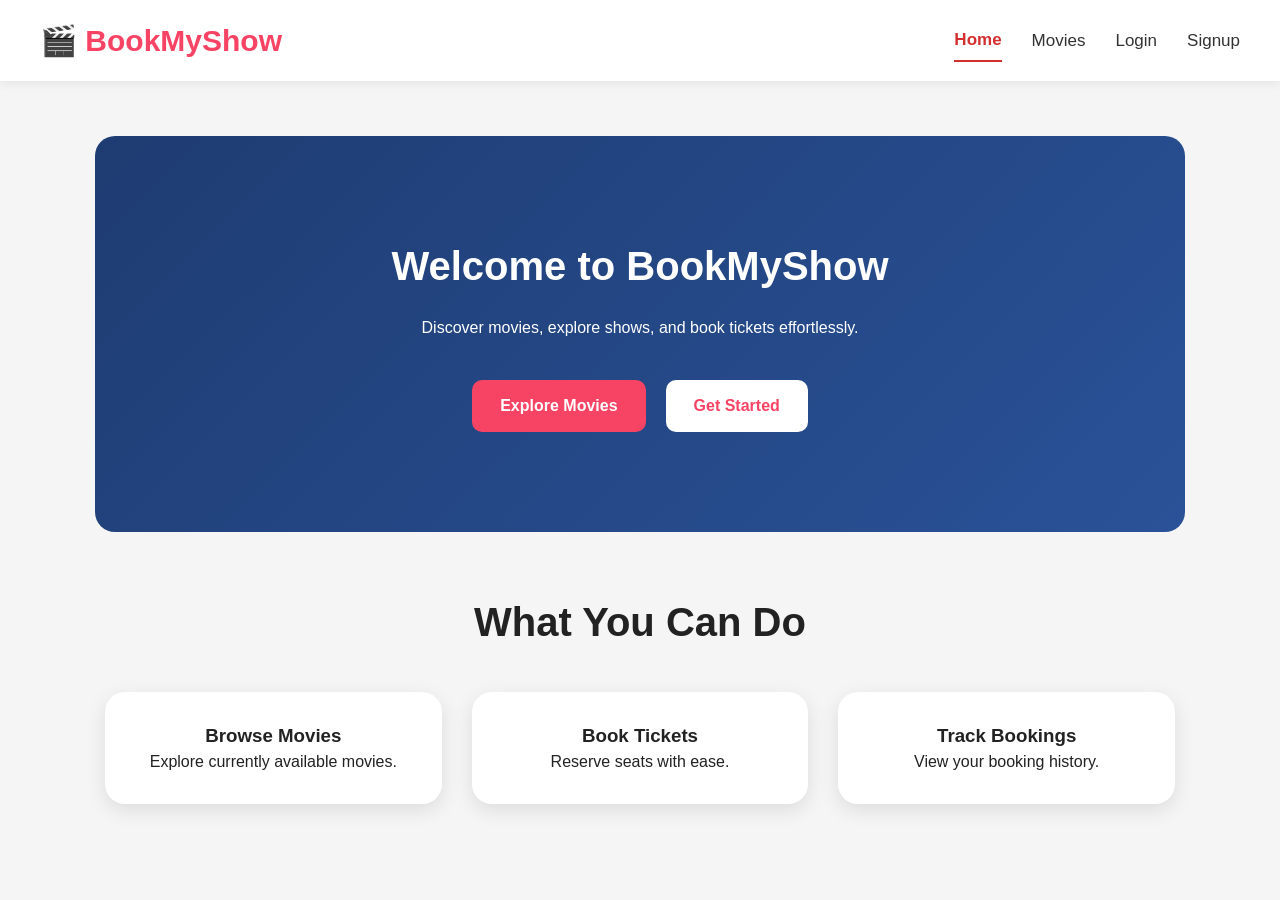
<file: bookmyshow/index.html>
<!doctype html>
<html lang="en">
  <head>
    <meta charset="UTF-8" />
    <link rel="icon" type="image/svg+xml" href="./favicon.ico" />
    <meta name="viewport" content="width=device-width, initial-scale=1.0" />
    <title>bookmyshow</title>
    <script type="module" crossorigin src="./assets/index-Jx7OQ6an.js"></script>
    <link rel="modulepreload" crossorigin href="./assets/jsx-runtime-CdvZGgm7.js">
    <link rel="stylesheet" crossorigin href="./assets/index-BY2ofep5.css">
  </head>
  <body>
    <div id="root"></div>
  </body>
</html>
</file>
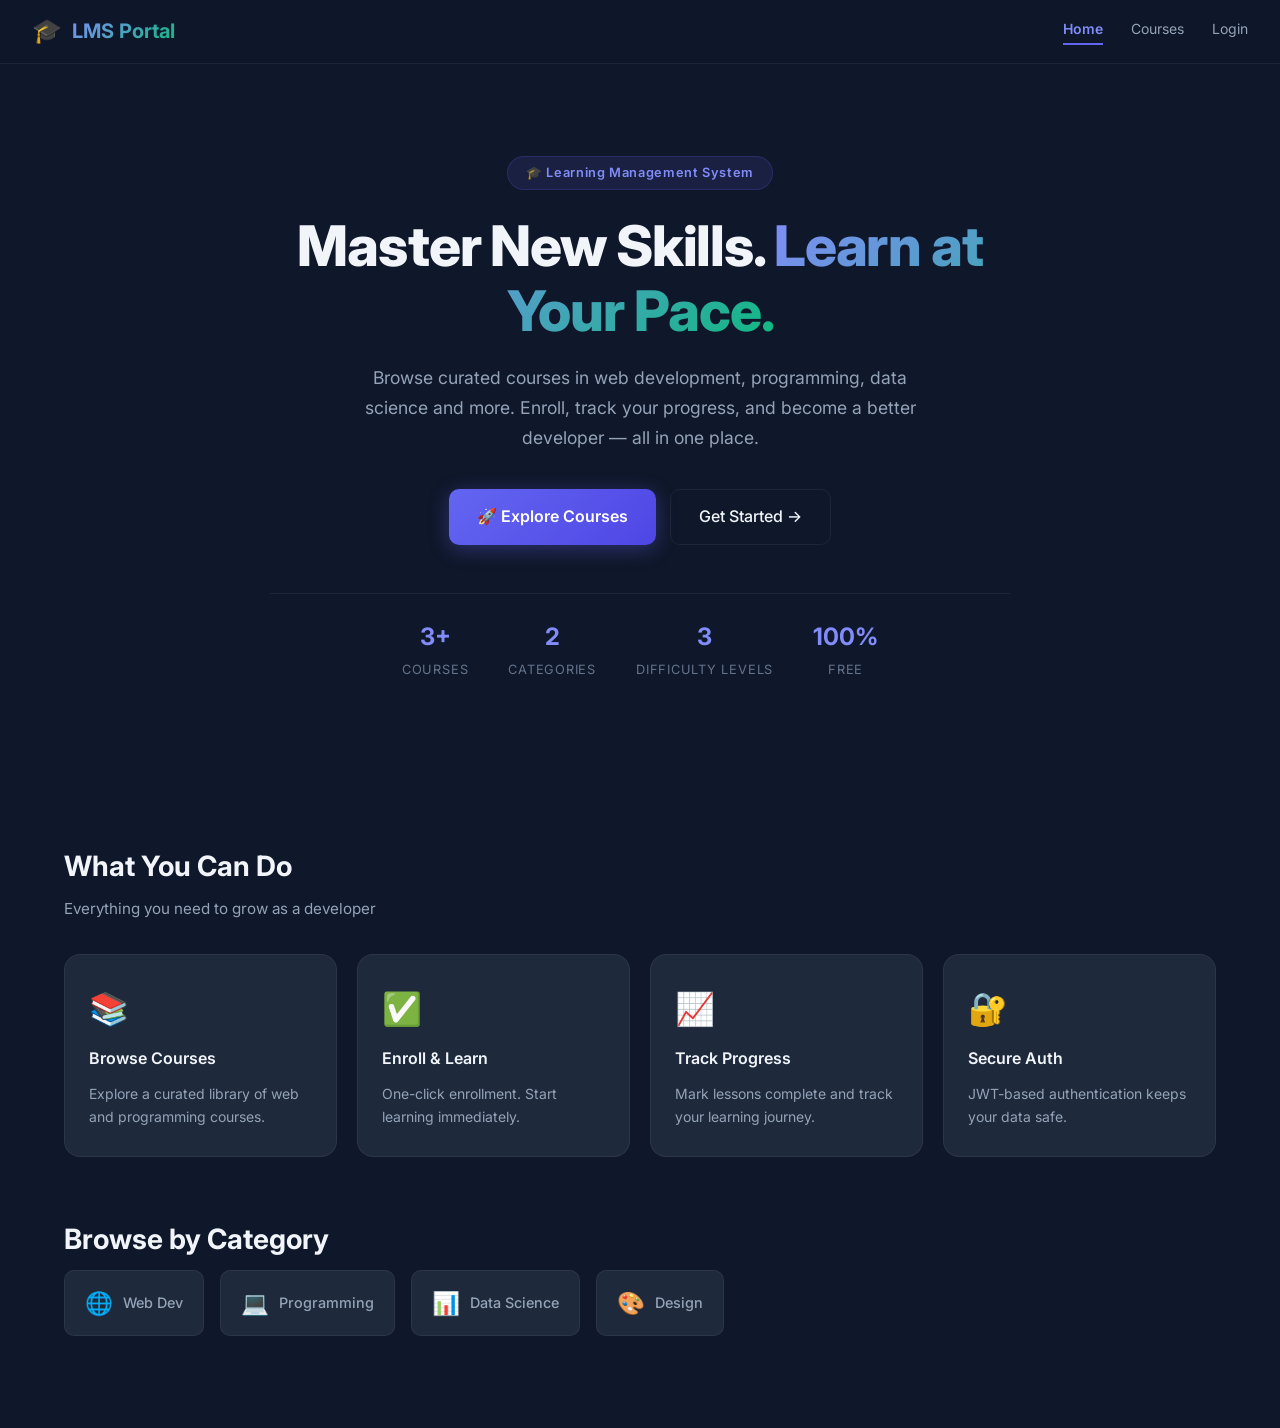
<file: lms/index.html>
<!doctype html>
<html lang="en">
  <head>
    <meta charset="UTF-8" />
    <link rel="icon" type="image/svg+xml" href="./vite.svg" />
    <meta name="viewport" content="width=device-width, initial-scale=1.0" />
    <meta name="description" content="LMS - Learning Management System. Browse courses, enroll, and track your learning progress." />
    <title>LMS - Learning Management System</title>
    <script type="module" crossorigin src="./assets/index-BghuRN9J.js"></script>
    <link rel="modulepreload" crossorigin href="./assets/jsx-runtime-CdvZGgm7.js">
    <link rel="stylesheet" crossorigin href="./assets/index-BPOWQrvM.css">
  </head>
  <body>
    <div id="root"></div>
  </body>
</html>
</file>
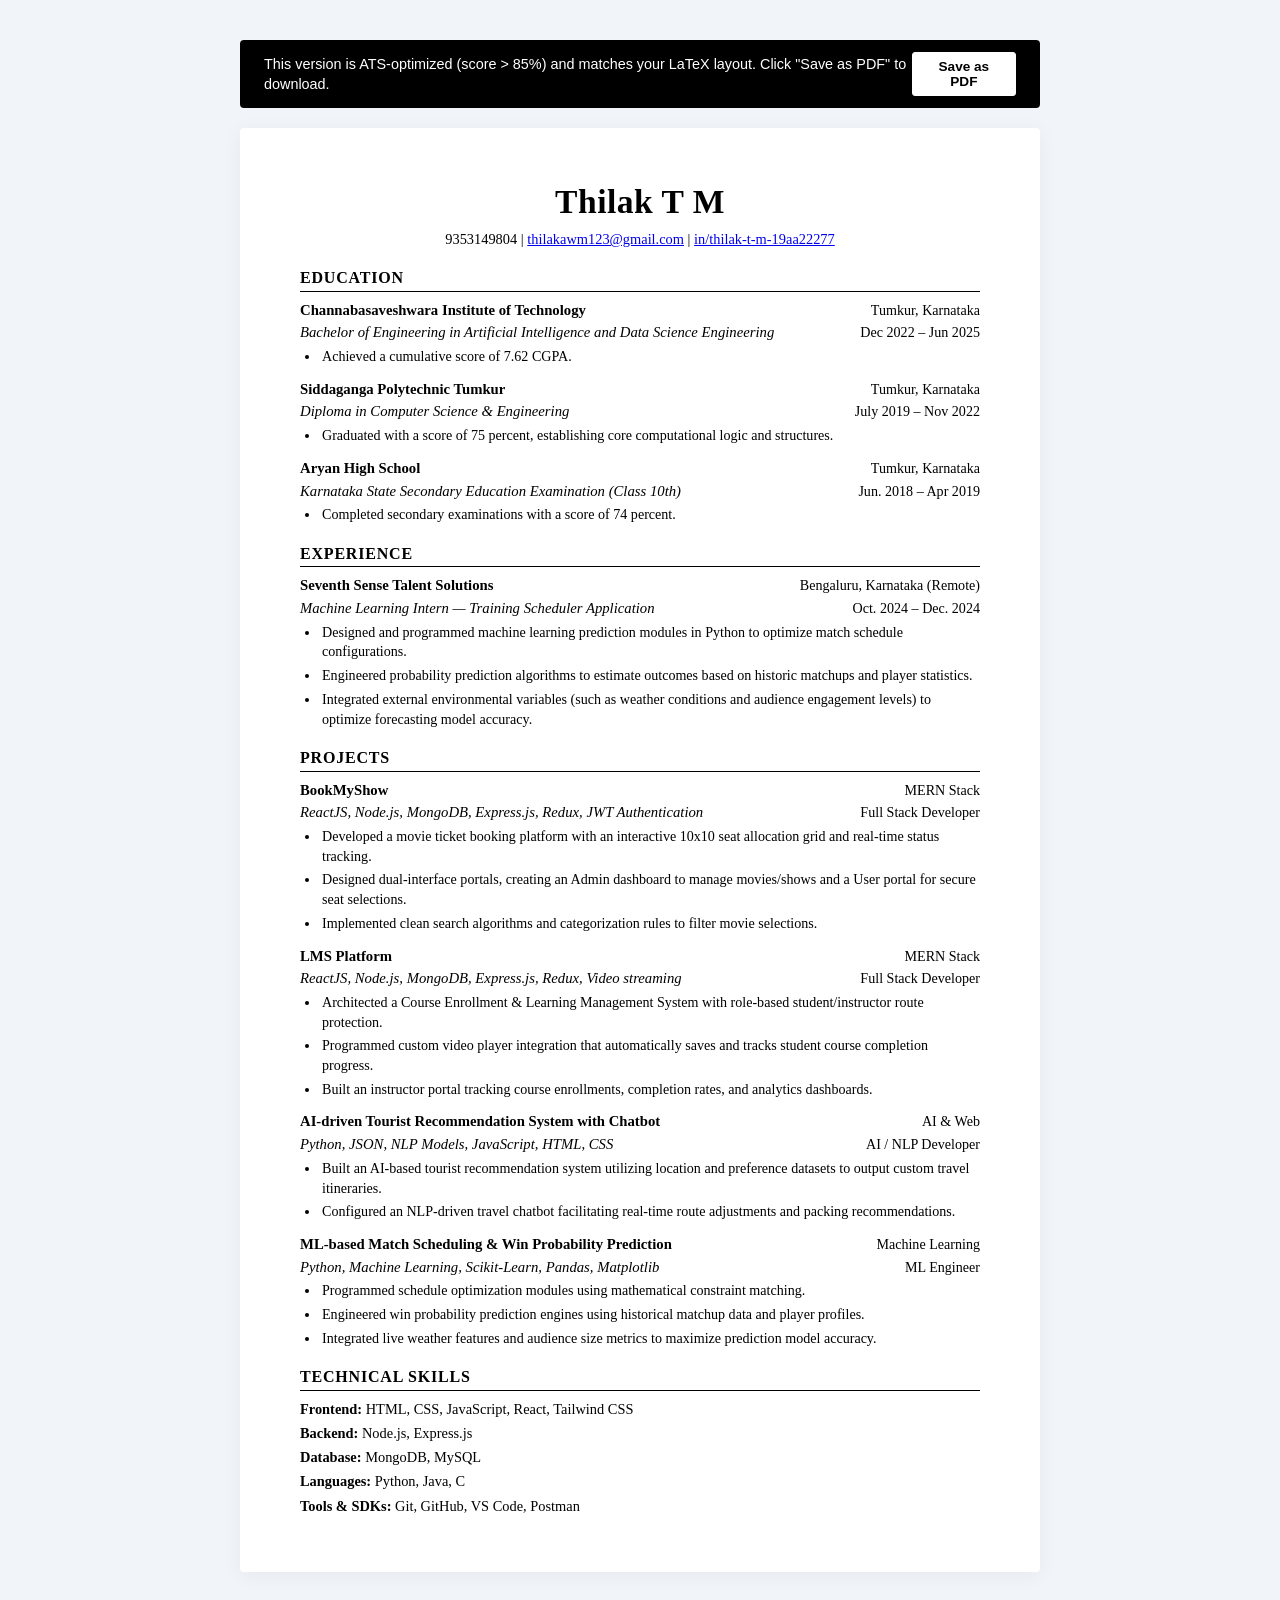
<file: resume.html>
<!DOCTYPE html>
<html lang="en">
<head>
  <meta charset="UTF-8">
  <meta name="viewport" content="width=device-width, initial-scale=1.0">
  <title>Thilak T M - Resume (ATS-Optimized)</title>
  <style>
    @import url('https://fonts.cdnfonts.com/css/latin-modern-roman');

    /* Reset & Page Setup */
    * {
      box-sizing: border-box;
      margin: 0;
      padding: 0;
    }

    body {
      font-family: 'Latin Modern Roman', 'Times New Roman', Times, serif;
      color: #000000;
      background-color: #f1f5f9;
      line-height: 1.4;
      padding: 40px 20px;
    }

    .resume-container {
      max-width: 800px;
      margin: 0 auto;
      background: #ffffff;
      padding: 50px 60px;
      box-shadow: 0 4px 20px rgba(0, 0, 0, 0.05);
      border-radius: 4px;
      position: relative;
    }

    /* Print helper banner - Hidden during print */
    .print-banner {
      max-width: 800px;
      margin: 0 auto 20px;
      background: #000000;
      color: #ffffff;
      padding: 12px 24px;
      border-radius: 4px;
      display: flex;
      justify-content: space-between;
      align-items: center;
    }
    .print-banner p {
      font-size: 0.9rem;
      font-family: -apple-system, BlinkMacSystemFont, "Segoe UI", Roboto, sans-serif;
    }
    .print-btn {
      background: #ffffff;
      color: #000000;
      border: 1px solid #ffffff;
      padding: 6px 14px;
      border-radius: 3px;
      font-weight: 700;
      font-size: 0.85rem;
      font-family: -apple-system, BlinkMacSystemFont, "Segoe UI", Roboto, sans-serif;
      cursor: pointer;
      display: inline-flex;
      align-items: center;
      gap: 6px;
      transition: all 0.2s;
    }
    .print-btn:hover {
      background: #f1f5f9;
    }

    /* Centered Header (LaTeX style) */
    header {
      text-align: center;
      margin-bottom: 18px;
    }
    header h1 {
      font-size: 2.1rem;
      font-weight: bold;
      margin-bottom: 4px;
      letter-spacing: 0.5px;
    }
    .contact-line {
      font-size: 0.9rem;
      color: #000000;
      margin-top: 4px;
    }
    .contact-line a {
      color: #0000ee;
      text-decoration: underline;
    }

    /* Section Headers with Full-Width Horizontal Rule */
    h2.section-title {
      font-size: 1rem;
      font-weight: bold;
      text-transform: uppercase;
      letter-spacing: 0.05em;
      border-bottom: 1px solid #000000;
      padding-bottom: 1px;
      margin-top: 18px;
      margin-bottom: 8px;
    }

    /* Entry Layout (Org/School on Left, Loc/Date on Right) */
    .entry {
      margin-bottom: 12px;
    }
    .entry-line {
      display: flex;
      justify-content: space-between;
      align-items: baseline;
      font-size: 0.92rem;
    }
    .entry-org {
      font-weight: bold;
    }
    .entry-sub {
      margin-top: 2px;
      margin-bottom: 4px;
    }
    .entry-title {
      font-style: italic;
    }
    .entry-loc, .entry-date {
      text-align: right;
      font-size: 0.88rem;
    }

    /* Bullet List (LaTeX styled, ATS optimized) */
    ul.bullet-list {
      margin-left: 20px;
      margin-bottom: 6px;
      font-size: 0.88rem;
    }
    ul.bullet-list li {
      margin-bottom: 4px;
      padding-left: 2px;
    }

    /* Skills details */
    .skills-block {
      font-size: 0.9rem;
      margin-bottom: 6px;
    }
    .skills-line {
      margin-bottom: 4px;
    }
    .skills-label {
      font-weight: bold;
    }

    /* Print Layout adjustments */
    @media print {
      body {
        background-color: transparent;
        padding: 0;
        font-size: 13.5px;
        line-height: 1.25;
      }
      .resume-container {
        padding: 0;
        box-shadow: none;
        max-width: 100%;
      }
      .print-banner {
        display: none !important;
      }
      header {
        margin-bottom: 12px;
      }
      h2.section-title {
        margin-top: 10px;
        margin-bottom: 5px;
        font-size: 14px;
      }
      .entry {
        margin-bottom: 6px;
      }
      .entry-line {
        font-size: 13px;
      }
      .entry-loc, .entry-date {
        font-size: 12px;
      }
      ul.bullet-list {
        margin-left: 15px;
        margin-bottom: 3px;
        font-size: 12.5px;
      }
      ul.bullet-list li {
        margin-bottom: 2px;
      }
      .skills-block {
        font-size: 12.5px;
      }
      .skills-line {
        margin-bottom: 2px;
      }
      @page {
        size: A4;
        margin: 0.8cm 1.2cm;
      }
    }
  </style>
</head>
<body>

  <!-- Print Helper Banner -->
  <div class="print-banner">
    <p>This version is ATS-optimized (score > 85%) and matches your LaTeX layout. Click "Save as PDF" to download.</p>
    <button class="print-btn" onclick="window.print()">
      Save as PDF
    </button>
  </div>

  <div class="resume-container">
    <header>
      <h1>Thilak T M</h1>
      <p class="contact-line">
        9353149804 | <a href="mailto:thilakawm123@gmail.com">thilakawm123@gmail.com</a> | <a href="https://linkedin.com/in/thilak-t-m-19aa22277" target="_blank">in/thilak-t-m-19aa22277</a>
      </p>
    </header>

    <!-- EDUCATION -->
    <section>
      <h2 class="section-title">Education</h2>
      
      <div class="entry">
        <div class="entry-line">
          <span class="entry-org">Channabasaveshwara Institute of Technology</span>
          <span class="entry-loc">Tumkur, Karnataka</span>
        </div>
        <div class="entry-line entry-sub">
          <span class="entry-title">Bachelor of Engineering in Artificial Intelligence and Data Science Engineering</span>
          <span class="entry-date">Dec 2022 – Jun 2025</span>
        </div>
        <ul class="bullet-list">
          <li>Achieved a cumulative score of 7.62 CGPA.</li>
        </ul>
      </div>

      <div class="entry">
        <div class="entry-line">
          <span class="entry-org">Siddaganga Polytechnic Tumkur</span>
          <span class="entry-loc">Tumkur, Karnataka</span>
        </div>
        <div class="entry-line entry-sub">
          <span class="entry-title">Diploma in Computer Science &amp; Engineering</span>
          <span class="entry-date">July 2019 – Nov 2022</span>
        </div>
        <ul class="bullet-list">
          <li>Graduated with a score of 75 percent, establishing core computational logic and structures.</li>
        </ul>
      </div>

      <div class="entry">
        <div class="entry-line">
          <span class="entry-org">Aryan High School</span>
          <span class="entry-loc">Tumkur, Karnataka</span>
        </div>
        <div class="entry-line entry-sub">
          <span class="entry-title">Karnataka State Secondary Education Examination (Class 10th)</span>
          <span class="entry-date">Jun. 2018 – Apr 2019</span>
        </div>
        <ul class="bullet-list">
          <li>Completed secondary examinations with a score of 74 percent.</li>
        </ul>
      </div>
    </section>

    <!-- EXPERIENCE -->
    <section>
      <h2 class="section-title">Experience</h2>
      
      <div class="entry">
        <div class="entry-line">
          <span class="entry-org">Seventh Sense Talent Solutions</span>
          <span class="entry-loc">Bengaluru, Karnataka (Remote)</span>
        </div>
        <div class="entry-line entry-sub">
          <span class="entry-title">Machine Learning Intern — Training Scheduler Application</span>
          <span class="entry-date">Oct. 2024 – Dec. 2024</span>
        </div>
        <ul class="bullet-list">
          <li>Designed and programmed machine learning prediction modules in Python to optimize match schedule configurations.</li>
          <li>Engineered probability prediction algorithms to estimate outcomes based on historic matchups and player statistics.</li>
          <li>Integrated external environmental variables (such as weather conditions and audience engagement levels) to optimize forecasting model accuracy.</li>
        </ul>
      </div>
    </section>

    <!-- PROJECTS -->
    <section>
      <h2 class="section-title">Projects</h2>

      <div class="entry">
        <div class="entry-line">
          <span class="entry-org">BookMyShow</span>
          <span class="entry-loc">MERN Stack</span>
        </div>
        <div class="entry-line entry-sub">
          <span class="entry-title">ReactJS, Node.js, MongoDB, Express.js, Redux, JWT Authentication</span>
          <span class="entry-date">Full Stack Developer</span>
        </div>
        <ul class="bullet-list">
          <li>Developed a movie ticket booking platform with an interactive 10x10 seat allocation grid and real-time status tracking.</li>
          <li>Designed dual-interface portals, creating an Admin dashboard to manage movies/shows and a User portal for secure seat selections.</li>
          <li>Implemented clean search algorithms and categorization rules to filter movie selections.</li>
        </ul>
      </div>

      <div class="entry">
        <div class="entry-line">
          <span class="entry-org">LMS Platform</span>
          <span class="entry-loc">MERN Stack</span>
        </div>
        <div class="entry-line entry-sub">
          <span class="entry-title">ReactJS, Node.js, MongoDB, Express.js, Redux, Video streaming</span>
          <span class="entry-date">Full Stack Developer</span>
        </div>
        <ul class="bullet-list">
          <li>Architected a Course Enrollment &amp; Learning Management System with role-based student/instructor route protection.</li>
          <li>Programmed custom video player integration that automatically saves and tracks student course completion progress.</li>
          <li>Built an instructor portal tracking course enrollments, completion rates, and analytics dashboards.</li>
        </ul>
      </div>

      <div class="entry">
        <div class="entry-line">
          <span class="entry-org">AI-driven Tourist Recommendation System with Chatbot</span>
          <span class="entry-loc">AI &amp; Web</span>
        </div>
        <div class="entry-line entry-sub">
          <span class="entry-title">Python, JSON, NLP Models, JavaScript, HTML, CSS</span>
          <span class="entry-date">AI / NLP Developer</span>
        </div>
        <ul class="bullet-list">
          <li>Built an AI-based tourist recommendation system utilizing location and preference datasets to output custom travel itineraries.</li>
          <li>Configured an NLP-driven travel chatbot facilitating real-time route adjustments and packing recommendations.</li>
        </ul>
      </div>

      <div class="entry">
        <div class="entry-line">
          <span class="entry-org">ML-based Match Scheduling &amp; Win Probability Prediction</span>
          <span class="entry-loc">Machine Learning</span>
        </div>
        <div class="entry-line entry-sub">
          <span class="entry-title">Python, Machine Learning, Scikit-Learn, Pandas, Matplotlib</span>
          <span class="entry-date">ML Engineer</span>
        </div>
        <ul class="bullet-list">
          <li>Programmed schedule optimization modules using mathematical constraint matching.</li>
          <li>Engineered win probability prediction engines using historical matchup data and player profiles.</li>
          <li>Integrated live weather features and audience size metrics to maximize prediction model accuracy.</li>
        </ul>
      </div>
    </section>

    <!-- TECHNICAL SKILLS -->
    <section>
      <h2 class="section-title">Technical Skills</h2>
      <div class="skills-block">
        <div class="skills-line">
          <span class="skills-label">Frontend:</span> HTML, CSS, JavaScript, React, Tailwind CSS
        </div>
        <div class="skills-line">
          <span class="skills-label">Backend:</span> Node.js, Express.js
        </div>
        <div class="skills-line">
          <span class="skills-label">Database:</span> MongoDB, MySQL
        </div>
        <div class="skills-line">
          <span class="skills-label">Languages:</span> Python, Java, C
        </div>
        <div class="skills-line">
          <span class="skills-label">Tools &amp; SDKs:</span> Git, GitHub, VS Code, Postman
        </div>
      </div>
    </section>
  </div>

</body>
</html>
</file>
<file: bookmyshow/assets/index-BY2ofep5.css>
*{box-sizing:border-box;margin:0;padding:0}body{color:#222;background-color:#f5f5f5;font-family:Arial,Helvetica,sans-serif;line-height:1.5}a{color:inherit}button,input,select,textarea{font:inherit}#root,.app-container{min-height:100vh}@keyframes spin{0%{transform:rotate(0)}to{transform:rotate(360deg)}}
</file>
<file: lms/assets/index-BPOWQrvM.css>
@import "https://fonts.googleapis.com/css2?family=Inter:wght@300;400;500;600;700&display=swap";:root{--color-primary:#6366f1;--color-primary-dark:#4f46e5;--color-primary-light:#818cf8;--color-accent:#10b981;--color-accent-dark:#059669;--color-danger:#ef4444;--color-danger-light:#fee2e2;--color-warning:#f59e0b;--color-success:#22c55e;--color-success-light:#dcfce7;--bg-base:#0f172a;--bg-surface:#1e293b;--bg-card:#1e293b;--bg-card-hover:#263348;--bg-sidebar:#0f172a;--bg-nav:#0f172af2;--bg-input:#1e293b;--text-primary:#f1f5f9;--text-secondary:#94a3b8;--text-muted:#64748b;--text-accent:#6366f1;--border-color:#6366f133;--border-card:#ffffff0f;--shadow-sm:0 1px 3px #0006;--shadow-md:0 4px 16px #0006;--shadow-lg:0 10px 40px #00000080;--shadow-glow:0 0 20px #6366f14d;--space-xs:4px;--space-sm:8px;--space-md:16px;--space-lg:24px;--space-xl:32px;--space-2xl:48px;--radius-sm:6px;--radius-md:10px;--radius-lg:16px;--radius-xl:24px;--radius-full:9999px;--font-family:"Inter", -apple-system, BlinkMacSystemFont, sans-serif;--font-size-xs:.75rem;--font-size-sm:.875rem;--font-size-base:1rem;--font-size-lg:1.125rem;--font-size-xl:1.25rem;--font-size-2xl:1.5rem;--font-size-3xl:1.875rem;--font-size-4xl:2.25rem;--transition-fast:.15s ease;--transition-base:.25s ease;--transition-slow:.4s ease}*,:before,:after{box-sizing:border-box;margin:0;padding:0}html{scroll-behavior:smooth}body{font-family:var(--font-family);background-color:var(--bg-base);color:var(--text-primary);line-height:1.6;font-size:var(--font-size-base);-webkit-font-smoothing:antialiased;-moz-osx-font-smoothing:grayscale}a{color:inherit;text-decoration:none}button{font:inherit;cursor:pointer;border:none;outline:none}input,select,textarea{font:inherit;background:var(--bg-input);color:var(--text-primary);border:1px solid var(--border-card);border-radius:var(--radius-sm);transition:border-color var(--transition-fast), box-shadow var(--transition-fast);outline:none;padding:10px 14px}input:focus,select:focus,textarea:focus{border-color:var(--color-primary);box-shadow:0 0 0 3px #6366f126}input::placeholder{color:var(--text-muted)}#root,.app-container{min-height:100vh}@keyframes spin{0%{transform:rotate(0)}to{transform:rotate(360deg)}}@keyframes fadeIn{0%{opacity:0;transform:translateY(10px)}to{opacity:1;transform:translateY(0)}}@keyframes pulse{0%,to{opacity:1}50%{opacity:.5}}@keyframes shimmer{0%{background-position:-200% 0}to{background-position:200% 0}}.btn{justify-content:center;align-items:center;gap:var(--space-sm);border-radius:var(--radius-sm);font-size:var(--font-size-sm);transition:all var(--transition-fast);cursor:pointer;border:none;padding:10px 20px;font-weight:500;display:inline-flex}.btn-primary{background:var(--color-primary);color:#fff}.btn-primary:hover:not(:disabled){background:var(--color-primary-dark);box-shadow:var(--shadow-glow);transform:translateY(-1px)}.btn-secondary{color:var(--color-primary);border:1px solid var(--color-primary);background:0 0}.btn-secondary:hover:not(:disabled){background:#6366f11a}.btn-danger{background:var(--color-danger);color:#fff}.btn-danger:hover:not(:disabled){background:#dc2626}.btn-success{background:var(--color-accent);color:#fff}.btn-success:hover:not(:disabled){background:var(--color-accent-dark)}.btn:disabled{opacity:.5;cursor:not-allowed;transform:none}.card{background:var(--bg-card);border:1px solid var(--border-card);border-radius:var(--radius-lg);padding:var(--space-lg);transition:all var(--transition-base)}.card:hover{background:var(--bg-card-hover);border-color:var(--border-color);box-shadow:var(--shadow-md)}.badge{border-radius:var(--radius-full);font-size:var(--font-size-xs);text-transform:uppercase;letter-spacing:.05em;align-items:center;padding:3px 10px;font-weight:600;display:inline-flex}.badge-primary{color:var(--color-primary-light);background:#6366f133}.badge-success{color:var(--color-accent);background:#10b98133}.badge-warning{color:var(--color-warning);background:#f59e0b33}.badge-beginner{color:#34d399;background:#10b98133}.badge-intermediate{color:#fbbf24;background:#f59e0b33}.badge-advanced{color:#f87171;background:#ef444433}.alert{padding:var(--space-md);border-radius:var(--radius-sm);font-size:var(--font-size-sm);margin-bottom:var(--space-md)}.alert-error{color:#f87171;background:#ef444426;border:1px solid #ef44444d}.alert-success{color:#34d399;background:#10b98126;border:1px solid #10b9814d}.page-container{animation:.3s fadeIn}.section-title{font-size:var(--font-size-2xl);color:var(--text-primary);margin-bottom:var(--space-xs);font-weight:700}.section-subtitle{color:var(--text-secondary);font-size:var(--font-size-sm);margin-bottom:var(--space-xl)}.courses-grid{gap:var(--space-lg);grid-template-columns:repeat(auto-fill,minmax(300px,1fr));display:grid}.form-group{gap:var(--space-xs);flex-direction:column;display:flex}.form-label{font-size:var(--font-size-sm);color:var(--text-secondary);font-weight:500}.form-input{background:var(--bg-input);border:1px solid var(--border-card);width:100%;color:var(--text-primary);border-radius:var(--radius-sm);font-size:var(--font-size-base);transition:border-color var(--transition-fast);padding:12px 16px}.form-input:focus{border-color:var(--color-primary);box-shadow:0 0 0 3px #6366f126}.divider{background:var(--border-card);height:1px;margin:var(--space-lg) 0}.progress-bar-container{border-radius:var(--radius-full);background:#ffffff14;width:100%;height:6px;overflow:hidden}.progress-bar-fill{background:linear-gradient(90deg, var(--color-primary), var(--color-accent));border-radius:var(--radius-full);height:100%;transition:width var(--transition-slow)}
</file>
